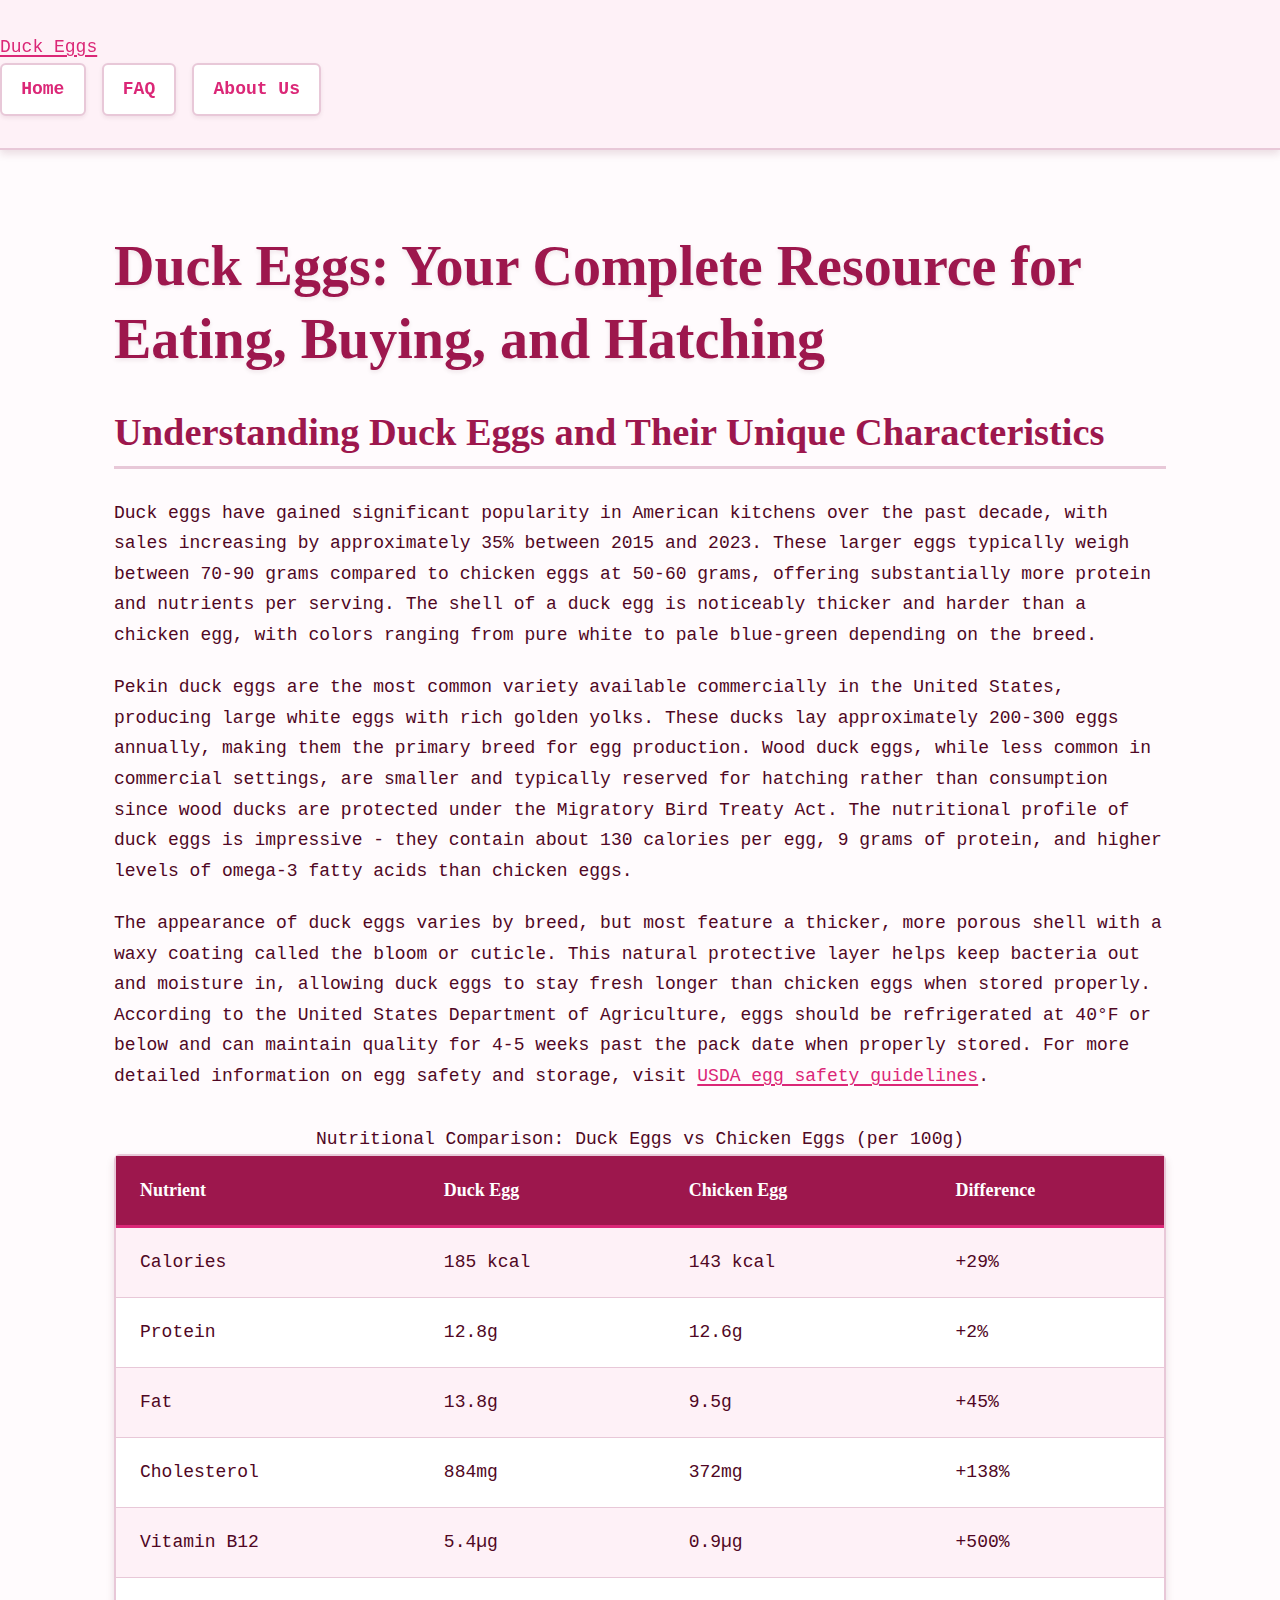
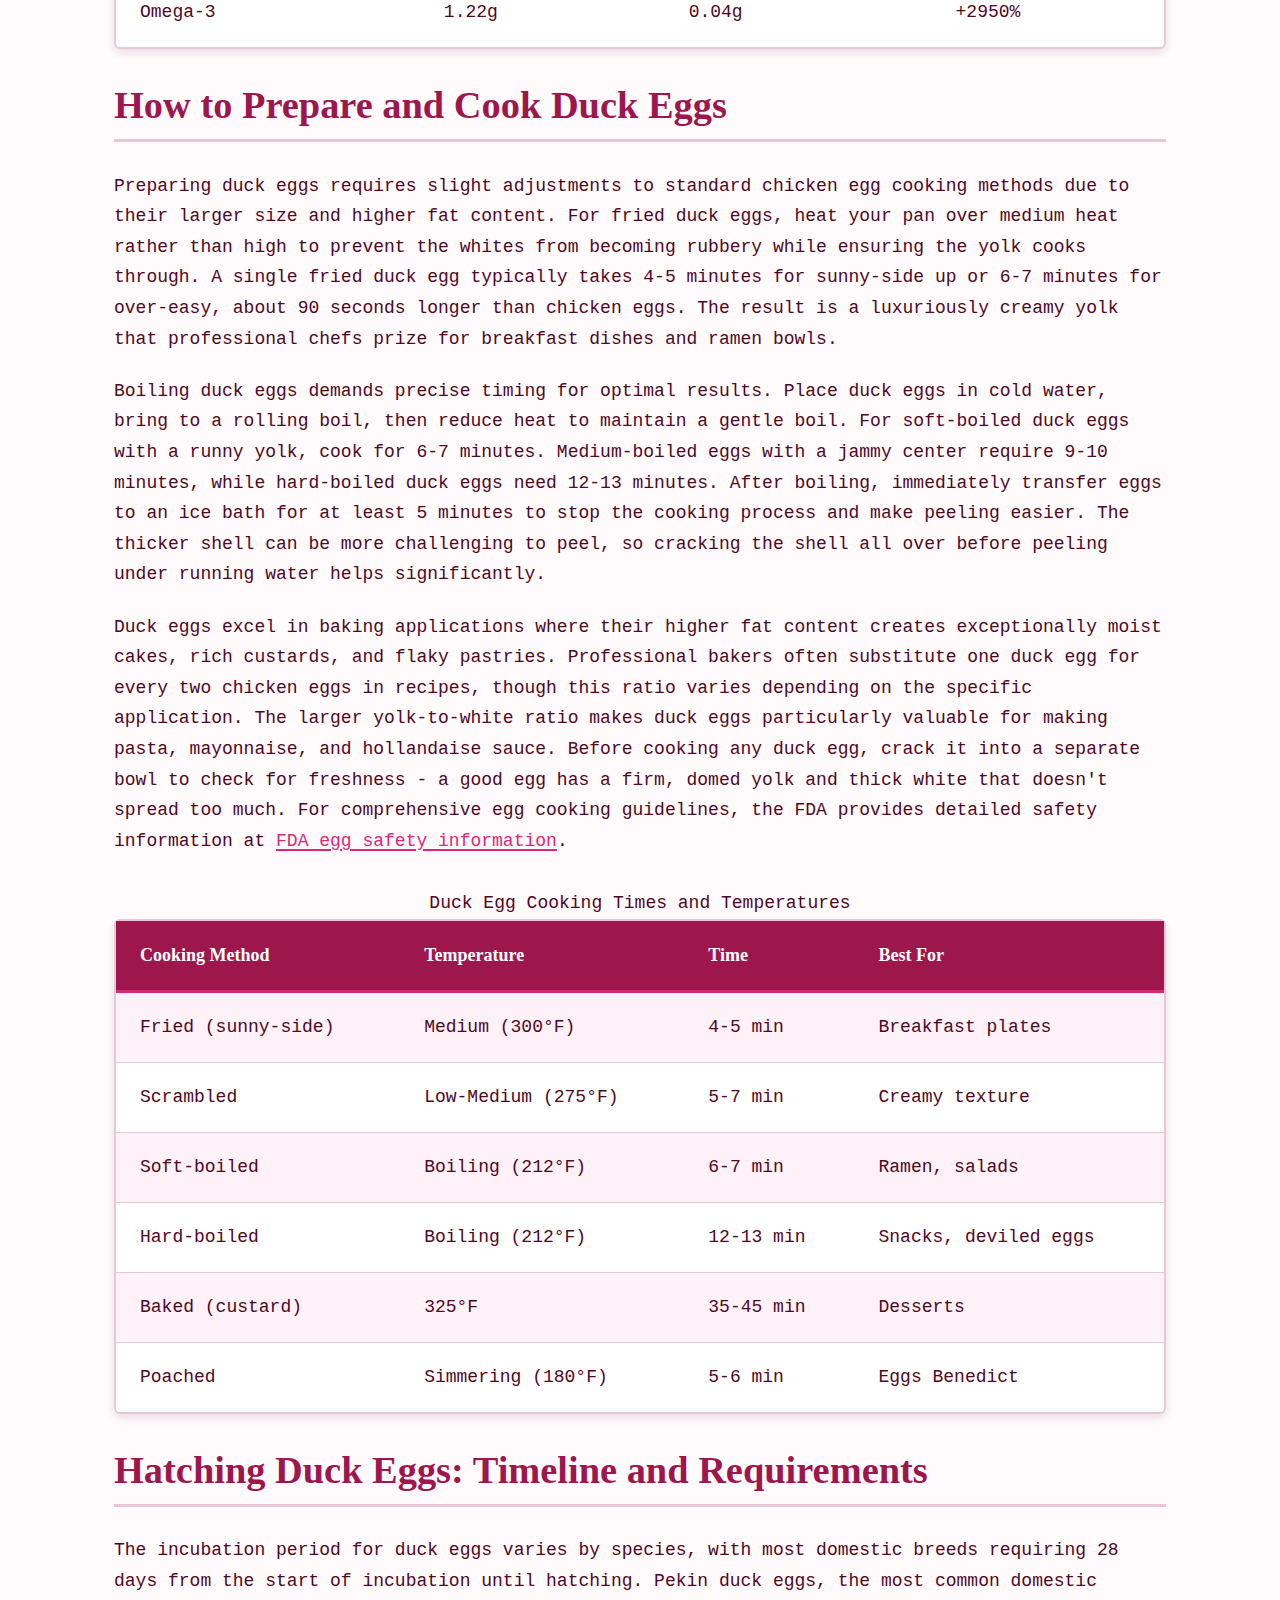
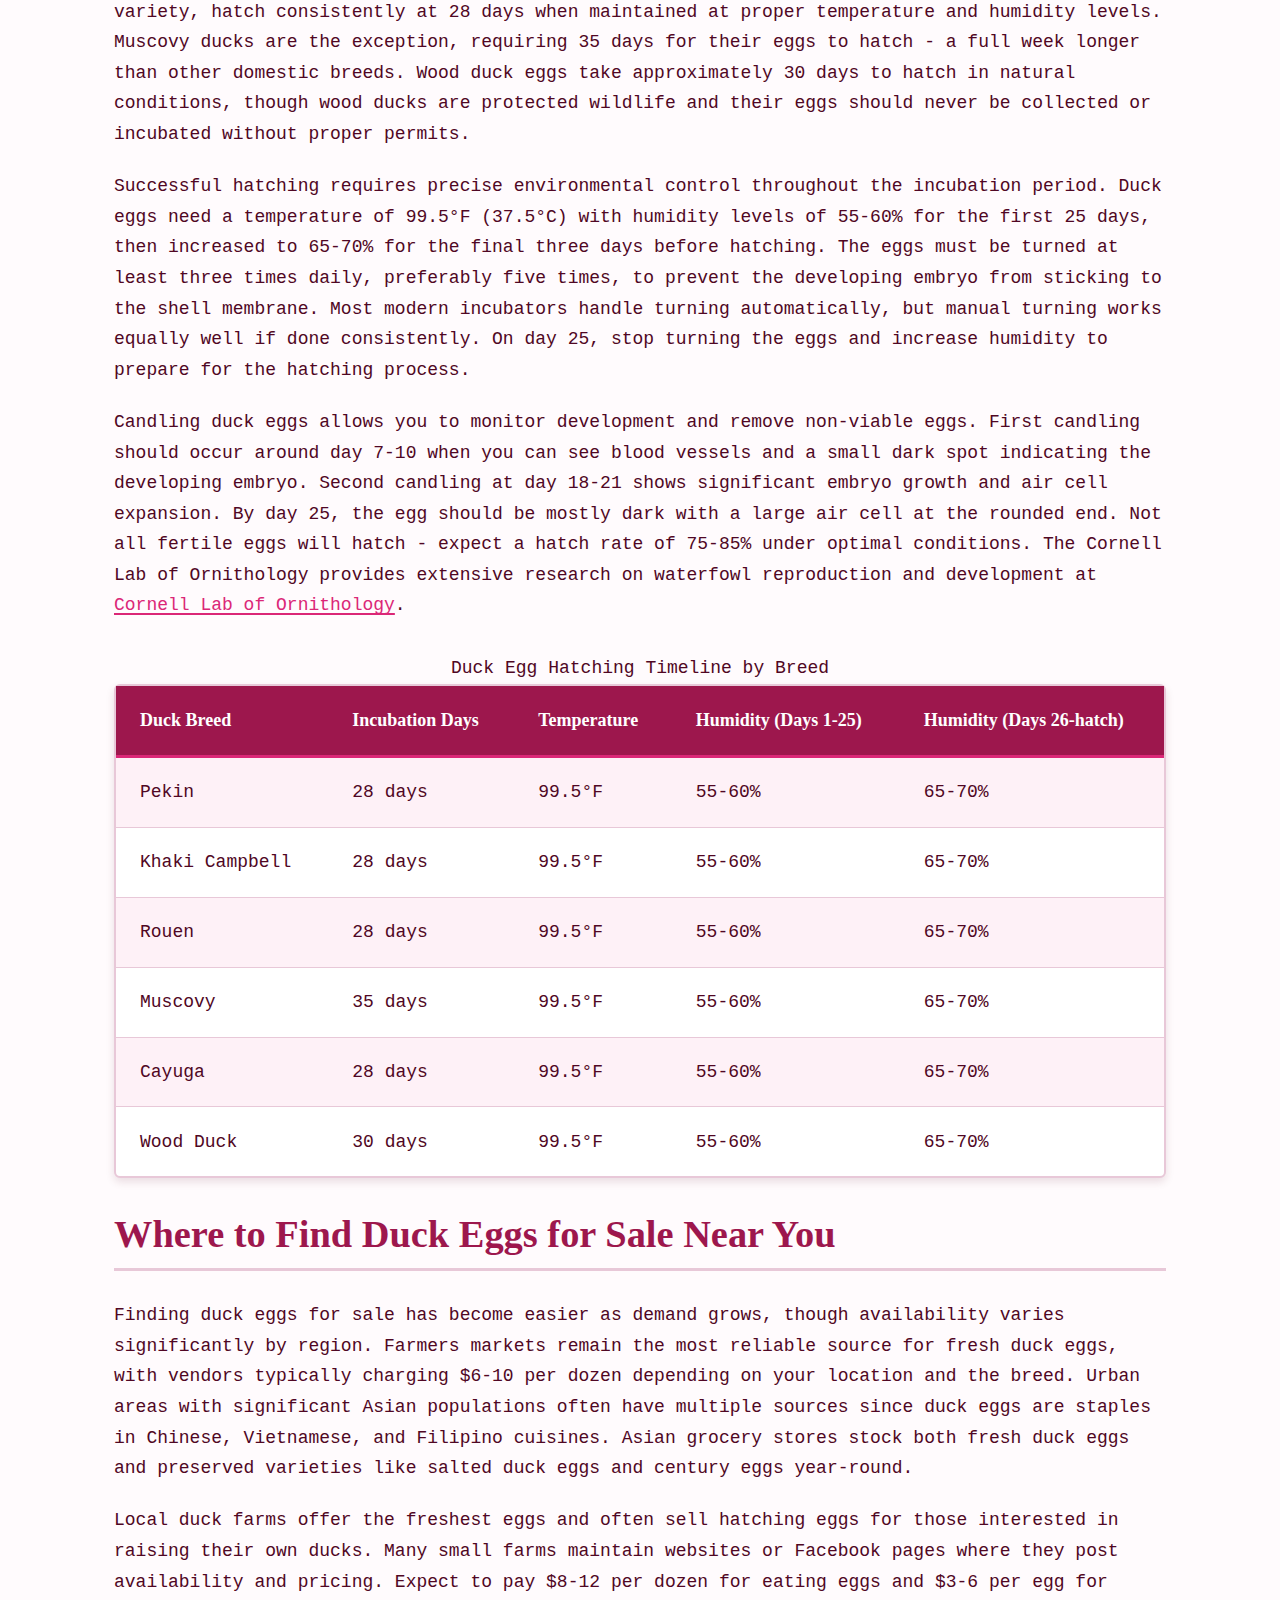
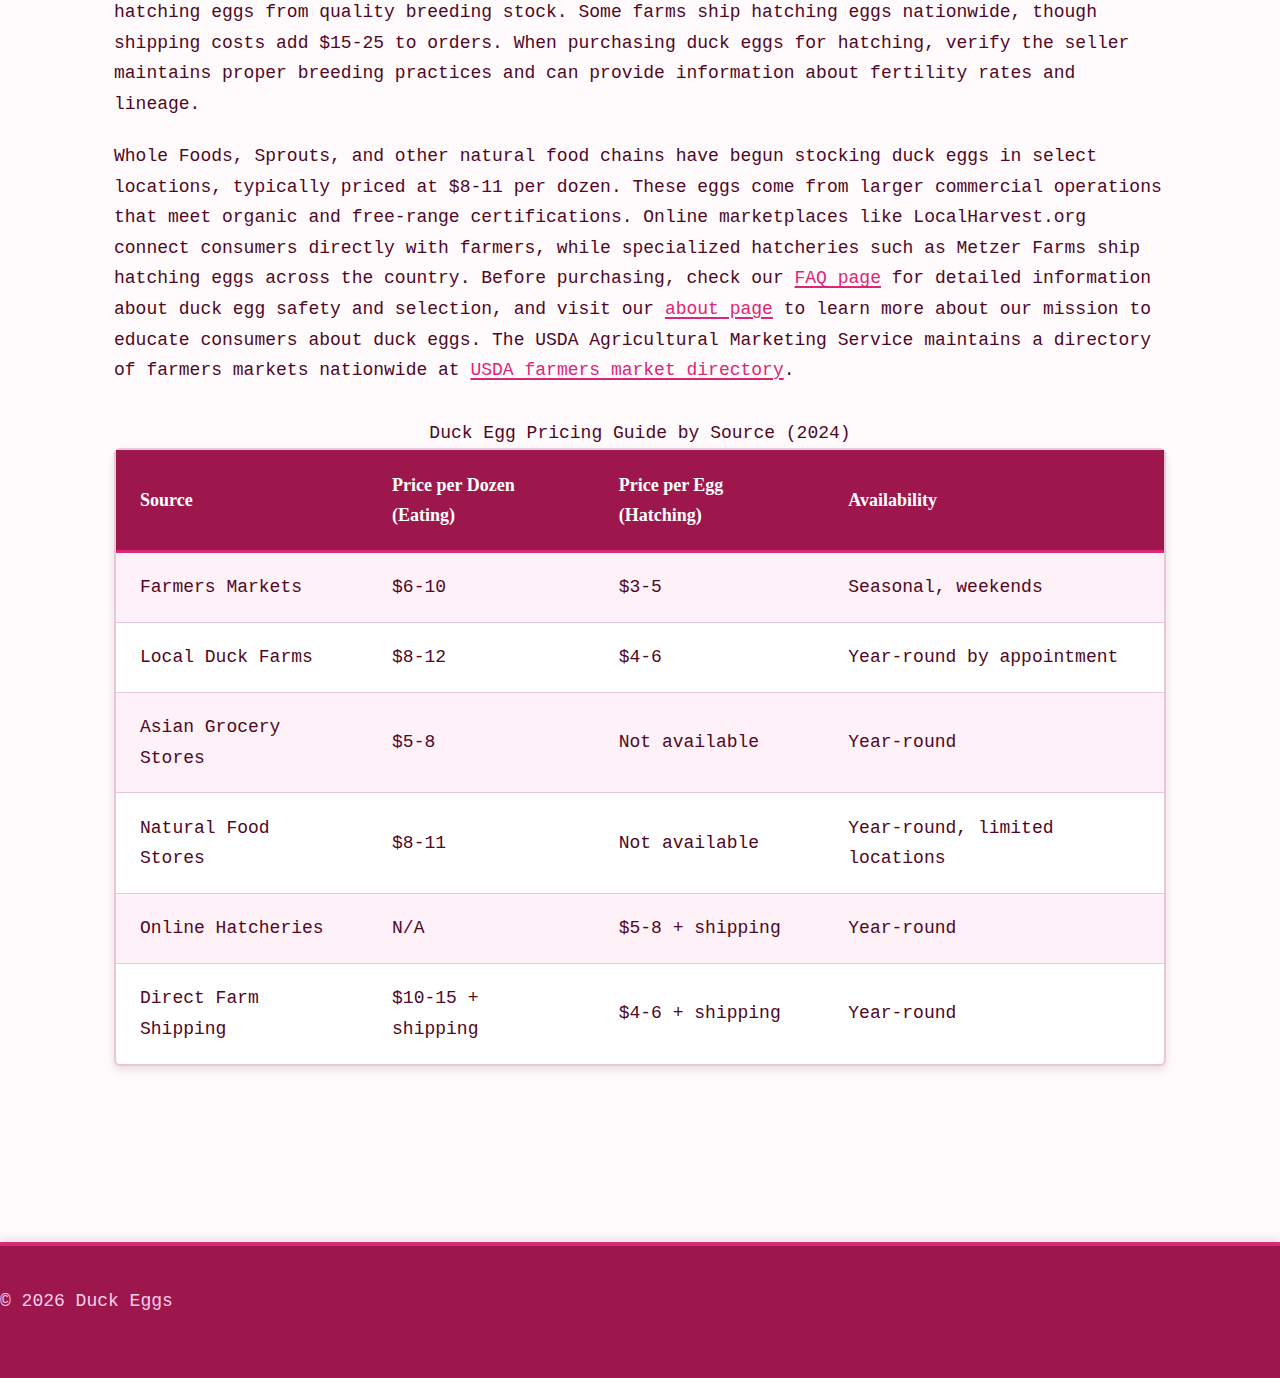
<file: index.html>
<!DOCTYPE html>
<html lang="en-US">
<head><script>if(location.hostname==="duckeggs-xyz.pages.dev"){location.replace("https://duckeggs.xyz"+location.pathname+location.search)}</script>
<meta charset="UTF-8">
<meta name="viewport" content="width=device-width, initial-scale=1.0">
<title>Duck Eggs: Complete Guide to Buying, Cooking & Hatching</title>
<meta name="description" content="Everything about duck eggs - from nutritional benefits and cooking methods to hatching timelines and where to buy. Expert guidance on duck eggs vs chicken eggs.">
<link rel="canonical" href="https://duckeggs.xyz/">
<link rel="stylesheet" href="style.css">
<meta property="og:title" content="Duck Eggs: Complete Guide to Buying, Cooking & Hatching">
<meta property="og:description" content="Everything about duck eggs - from nutritional benefits and cooking methods to hatching timelines and where to buy. Expert guidance on duck eggs vs chicken eggs.">
<meta property="og:url" content="https://duckeggs.xyz/">
<meta property="og:type" content="website">
<script type="application/ld+json">
{
  "@context": "https://schema.org",
  "@type": "Organization",
  "name": "Duck Eggs",
  "url": "https://duckeggs.xyz"
}
</script>
</head>
<body>
<header class="site-header">
<a href="/">Duck Eggs</a>
<nav class="site-nav">
<a href="/" class="active">Home</a>
<a href="/faq">FAQ</a>
<a href="/about-us">About Us</a>
</nav>
</header>
<main class="site-main">
<div class="container">
<h1>Duck Eggs: Your Complete Resource for Eating, Buying, and Hatching</h1>
<section>
<h2>Understanding Duck Eggs and Their Unique Characteristics</h2>
<p>Duck eggs have gained significant popularity in American kitchens over the past decade, with sales increasing by approximately 35% between 2015 and 2023. These larger eggs typically weigh between 70-90 grams compared to chicken eggs at 50-60 grams, offering substantially more protein and nutrients per serving. The shell of a duck egg is noticeably thicker and harder than a chicken egg, with colors ranging from pure white to pale blue-green depending on the breed.</p>
<p>Pekin duck eggs are the most common variety available commercially in the United States, producing large white eggs with rich golden yolks. These ducks lay approximately 200-300 eggs annually, making them the primary breed for egg production. Wood duck eggs, while less common in commercial settings, are smaller and typically reserved for hatching rather than consumption since wood ducks are protected under the Migratory Bird Treaty Act. The nutritional profile of duck eggs is impressive - they contain about 130 calories per egg, 9 grams of protein, and higher levels of omega-3 fatty acids than chicken eggs.</p>
<p>The appearance of duck eggs varies by breed, but most feature a thicker, more porous shell with a waxy coating called the bloom or cuticle. This natural protective layer helps keep bacteria out and moisture in, allowing duck eggs to stay fresh longer than chicken eggs when stored properly. According to the United States Department of Agriculture, eggs should be refrigerated at 40°F or below and can maintain quality for 4-5 weeks past the pack date when properly stored. For more detailed information on egg safety and storage, visit <a href="https://www.fsis.usda.gov/food-safety/safe-food-handling-and-preparation/eggs/shell-eggs-farm-table" rel="noopener noreferrer" target="_blank">USDA egg safety guidelines</a>.</p>
<table>
<caption>Nutritional Comparison: Duck Eggs vs Chicken Eggs (per 100g)</caption>
<thead>
<tr>
<th>Nutrient</th>
<th>Duck Egg</th>
<th>Chicken Egg</th>
<th>Difference</th>
</tr>
</thead>
<tbody>
<tr>
<td>Calories</td>
<td>185 kcal</td>
<td>143 kcal</td>
<td>+29%</td>
</tr>
<tr>
<td>Protein</td>
<td>12.8g</td>
<td>12.6g</td>
<td>+2%</td>
</tr>
<tr>
<td>Fat</td>
<td>13.8g</td>
<td>9.5g</td>
<td>+45%</td>
</tr>
<tr>
<td>Cholesterol</td>
<td>884mg</td>
<td>372mg</td>
<td>+138%</td>
</tr>
<tr>
<td>Vitamin B12</td>
<td>5.4µg</td>
<td>0.9µg</td>
<td>+500%</td>
</tr>
<tr>
<td>Omega-3</td>
<td>1.22g</td>
<td>0.04g</td>
<td>+2950%</td>
</tr>
</tbody>
</table>
</section>
<section>
<h2>How to Prepare and Cook Duck Eggs</h2>
<p>Preparing duck eggs requires slight adjustments to standard chicken egg cooking methods due to their larger size and higher fat content. For fried duck eggs, heat your pan over medium heat rather than high to prevent the whites from becoming rubbery while ensuring the yolk cooks through. A single fried duck egg typically takes 4-5 minutes for sunny-side up or 6-7 minutes for over-easy, about 90 seconds longer than chicken eggs. The result is a luxuriously creamy yolk that professional chefs prize for breakfast dishes and ramen bowls.</p>
<p>Boiling duck eggs demands precise timing for optimal results. Place duck eggs in cold water, bring to a rolling boil, then reduce heat to maintain a gentle boil. For soft-boiled duck eggs with a runny yolk, cook for 6-7 minutes. Medium-boiled eggs with a jammy center require 9-10 minutes, while hard-boiled duck eggs need 12-13 minutes. After boiling, immediately transfer eggs to an ice bath for at least 5 minutes to stop the cooking process and make peeling easier. The thicker shell can be more challenging to peel, so cracking the shell all over before peeling under running water helps significantly.</p>
<p>Duck eggs excel in baking applications where their higher fat content creates exceptionally moist cakes, rich custards, and flaky pastries. Professional bakers often substitute one duck egg for every two chicken eggs in recipes, though this ratio varies depending on the specific application. The larger yolk-to-white ratio makes duck eggs particularly valuable for making pasta, mayonnaise, and hollandaise sauce. Before cooking any duck egg, crack it into a separate bowl to check for freshness - a good egg has a firm, domed yolk and thick white that doesn't spread too much. For comprehensive egg cooking guidelines, the FDA provides detailed safety information at <a href="https://www.fda.gov/food/buy-store-serve-safe-food/what-you-need-know-about-egg-safety" rel="noopener noreferrer" target="_blank">FDA egg safety information</a>.</p>
<table>
<caption>Duck Egg Cooking Times and Temperatures</caption>
<thead>
<tr>
<th>Cooking Method</th>
<th>Temperature</th>
<th>Time</th>
<th>Best For</th>
</tr>
</thead>
<tbody>
<tr>
<td>Fried (sunny-side)</td>
<td>Medium (300°F)</td>
<td>4-5 min</td>
<td>Breakfast plates</td>
</tr>
<tr>
<td>Scrambled</td>
<td>Low-Medium (275°F)</td>
<td>5-7 min</td>
<td>Creamy texture</td>
</tr>
<tr>
<td>Soft-boiled</td>
<td>Boiling (212°F)</td>
<td>6-7 min</td>
<td>Ramen, salads</td>
</tr>
<tr>
<td>Hard-boiled</td>
<td>Boiling (212°F)</td>
<td>12-13 min</td>
<td>Snacks, deviled eggs</td>
</tr>
<tr>
<td>Baked (custard)</td>
<td>325°F</td>
<td>35-45 min</td>
<td>Desserts</td>
</tr>
<tr>
<td>Poached</td>
<td>Simmering (180°F)</td>
<td>5-6 min</td>
<td>Eggs Benedict</td>
</tr>
</tbody>
</table>
</section>
<section>
<h2>Hatching Duck Eggs: Timeline and Requirements</h2>
<p>The incubation period for duck eggs varies by species, with most domestic breeds requiring 28 days from the start of incubation until hatching. Pekin duck eggs, the most common domestic variety, hatch consistently at 28 days when maintained at proper temperature and humidity levels. Muscovy ducks are the exception, requiring 35 days for their eggs to hatch - a full week longer than other domestic breeds. Wood duck eggs take approximately 30 days to hatch in natural conditions, though wood ducks are protected wildlife and their eggs should never be collected or incubated without proper permits.</p>
<p>Successful hatching requires precise environmental control throughout the incubation period. Duck eggs need a temperature of 99.5°F (37.5°C) with humidity levels of 55-60% for the first 25 days, then increased to 65-70% for the final three days before hatching. The eggs must be turned at least three times daily, preferably five times, to prevent the developing embryo from sticking to the shell membrane. Most modern incubators handle turning automatically, but manual turning works equally well if done consistently. On day 25, stop turning the eggs and increase humidity to prepare for the hatching process.</p>
<p>Candling duck eggs allows you to monitor development and remove non-viable eggs. First candling should occur around day 7-10 when you can see blood vessels and a small dark spot indicating the developing embryo. Second candling at day 18-21 shows significant embryo growth and air cell expansion. By day 25, the egg should be mostly dark with a large air cell at the rounded end. Not all fertile eggs will hatch - expect a hatch rate of 75-85% under optimal conditions. The Cornell Lab of Ornithology provides extensive research on waterfowl reproduction and development at <a href="https://www.birds.cornell.edu/home" rel="noopener noreferrer" target="_blank">Cornell Lab of Ornithology</a>.</p>
<table>
<caption>Duck Egg Hatching Timeline by Breed</caption>
<thead>
<tr>
<th>Duck Breed</th>
<th>Incubation Days</th>
<th>Temperature</th>
<th>Humidity (Days 1-25)</th>
<th>Humidity (Days 26-hatch)</th>
</tr>
</thead>
<tbody>
<tr>
<td>Pekin</td>
<td>28 days</td>
<td>99.5°F</td>
<td>55-60%</td>
<td>65-70%</td>
</tr>
<tr>
<td>Khaki Campbell</td>
<td>28 days</td>
<td>99.5°F</td>
<td>55-60%</td>
<td>65-70%</td>
</tr>
<tr>
<td>Rouen</td>
<td>28 days</td>
<td>99.5°F</td>
<td>55-60%</td>
<td>65-70%</td>
</tr>
<tr>
<td>Muscovy</td>
<td>35 days</td>
<td>99.5°F</td>
<td>55-60%</td>
<td>65-70%</td>
</tr>
<tr>
<td>Cayuga</td>
<td>28 days</td>
<td>99.5°F</td>
<td>55-60%</td>
<td>65-70%</td>
</tr>
<tr>
<td>Wood Duck</td>
<td>30 days</td>
<td>99.5°F</td>
<td>55-60%</td>
<td>65-70%</td>
</tr>
</tbody>
</table>
</section>
<section>
<h2>Where to Find Duck Eggs for Sale Near You</h2>
<p>Finding duck eggs for sale has become easier as demand grows, though availability varies significantly by region. Farmers markets remain the most reliable source for fresh duck eggs, with vendors typically charging $6-10 per dozen depending on your location and the breed. Urban areas with significant Asian populations often have multiple sources since duck eggs are staples in Chinese, Vietnamese, and Filipino cuisines. Asian grocery stores stock both fresh duck eggs and preserved varieties like salted duck eggs and century eggs year-round.</p>
<p>Local duck farms offer the freshest eggs and often sell hatching eggs for those interested in raising their own ducks. Many small farms maintain websites or Facebook pages where they post availability and pricing. Expect to pay $8-12 per dozen for eating eggs and $3-6 per egg for hatching eggs from quality breeding stock. Some farms ship hatching eggs nationwide, though shipping costs add $15-25 to orders. When purchasing duck eggs for hatching, verify the seller maintains proper breeding practices and can provide information about fertility rates and lineage.</p>
<p>Whole Foods, Sprouts, and other natural food chains have begun stocking duck eggs in select locations, typically priced at $8-11 per dozen. These eggs come from larger commercial operations that meet organic and free-range certifications. Online marketplaces like LocalHarvest.org connect consumers directly with farmers, while specialized hatcheries such as Metzer Farms ship hatching eggs across the country. Before purchasing, check our <a href="/faq">FAQ page</a> for detailed information about duck egg safety and selection, and visit our <a href="/about-us">about page</a> to learn more about our mission to educate consumers about duck eggs. The USDA Agricultural Marketing Service maintains a directory of farmers markets nationwide at <a href="https://www.ams.usda.gov/local-food-directories/farmersmarkets" rel="noopener noreferrer" target="_blank">USDA farmers market directory</a>.</p>
<table>
<caption>Duck Egg Pricing Guide by Source (2024)</caption>
<thead>
<tr>
<th>Source</th>
<th>Price per Dozen (Eating)</th>
<th>Price per Egg (Hatching)</th>
<th>Availability</th>
</tr>
</thead>
<tbody>
<tr>
<td>Farmers Markets</td>
<td>$6-10</td>
<td>$3-5</td>
<td>Seasonal, weekends</td>
</tr>
<tr>
<td>Local Duck Farms</td>
<td>$8-12</td>
<td>$4-6</td>
<td>Year-round by appointment</td>
</tr>
<tr>
<td>Asian Grocery Stores</td>
<td>$5-8</td>
<td>Not available</td>
<td>Year-round</td>
</tr>
<tr>
<td>Natural Food Stores</td>
<td>$8-11</td>
<td>Not available</td>
<td>Year-round, limited locations</td>
</tr>
<tr>
<td>Online Hatcheries</td>
<td>N/A</td>
<td>$5-8 + shipping</td>
<td>Year-round</td>
</tr>
<tr>
<td>Direct Farm Shipping</td>
<td>$10-15 + shipping</td>
<td>$4-6 + shipping</td>
<td>Year-round</td>
</tr>
</tbody>
</table>
</section>
</div>
</main>
<footer class="site-footer">
<p>&copy; 2026 Duck Eggs</p>
</footer>
</body>
</html>
</file>
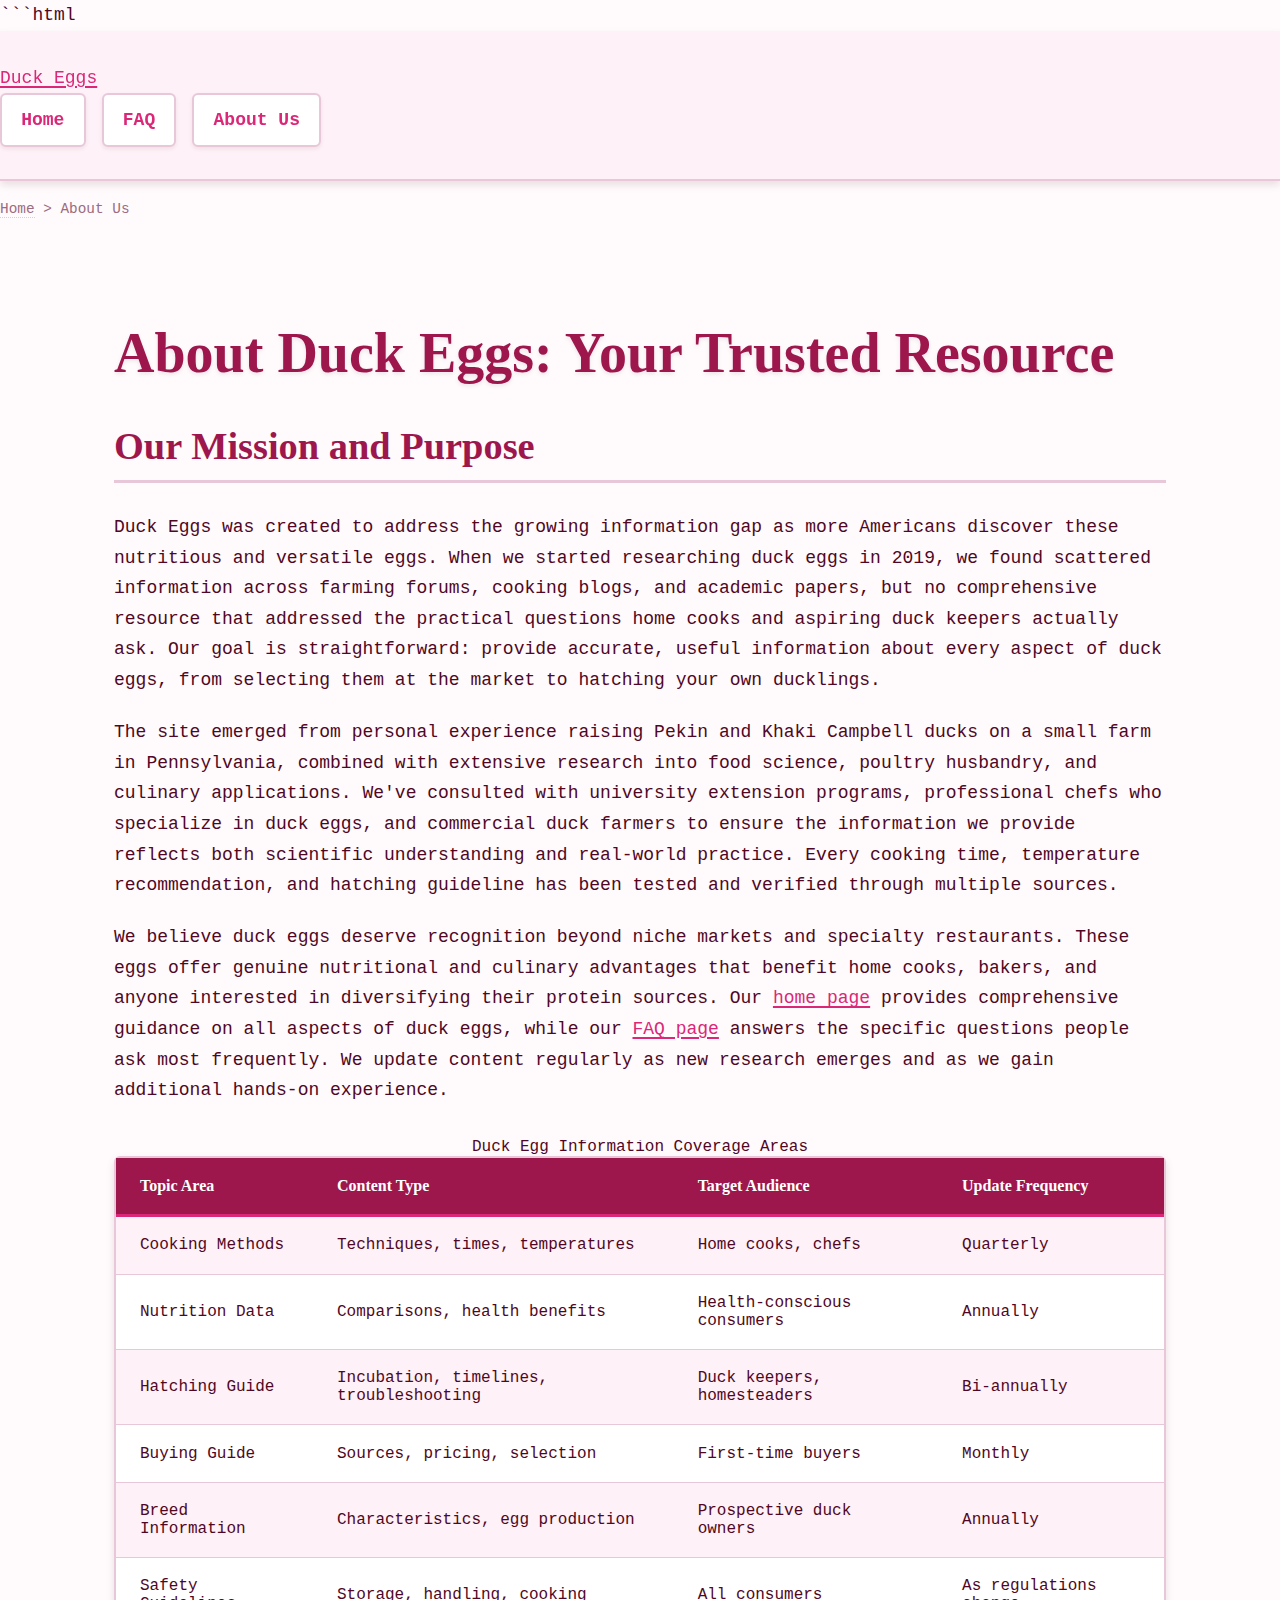
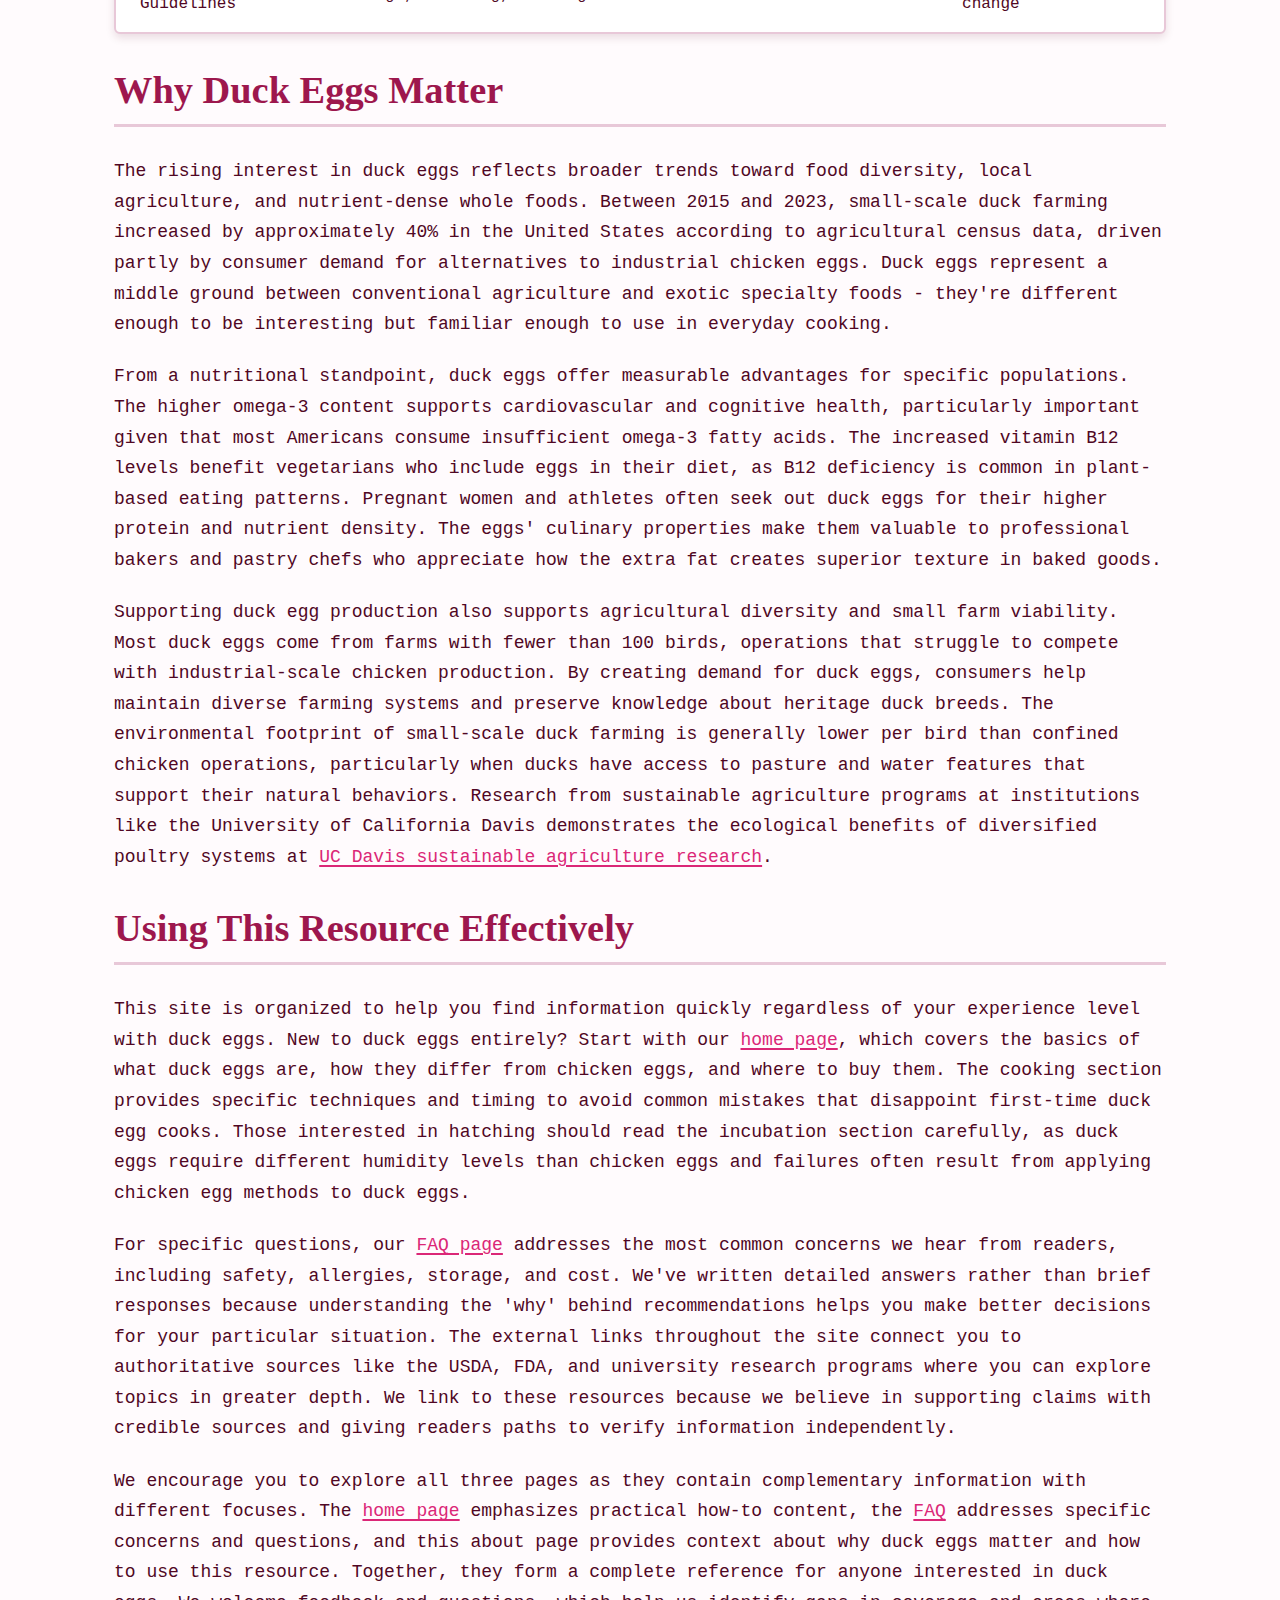
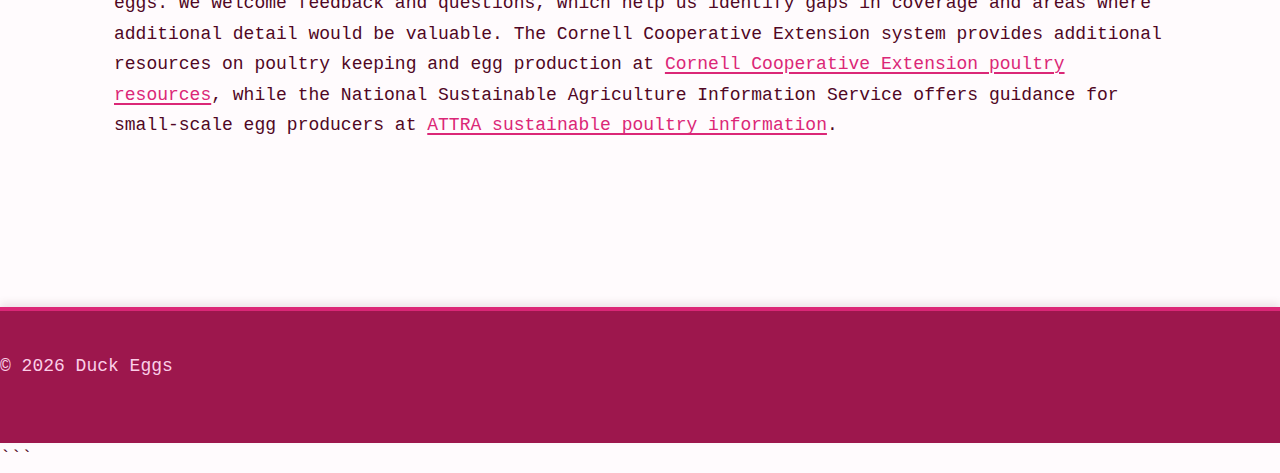
<file: about-us.html>
```html
<!DOCTYPE html>
<html lang="en-US">
<head><script>if(location.hostname==="duckeggs-xyz.pages.dev"){location.replace("https://duckeggs.xyz"+location.pathname+location.search)}</script>
<meta charset="UTF-8">
<meta name="viewport" content="width=device-width, initial-scale=1.0">
<title>About Duck Eggs - Our Mission and Expertise</title>
<meta name="description" content="Learn about Duck Eggs, your trusted resource for information on buying, cooking, and hatching duck eggs. Expert guidance from experienced farmers and chefs.">
<link rel="canonical" href="https://duckeggs.xyz/about-us">
<link rel="stylesheet" href="style.css">
</head>
<body>
<header class="site-header">
<a href="/">Duck Eggs</a>
<nav class="site-nav">
<a href="/">Home</a>
<a href="/faq">FAQ</a>
<a href="/about-us" class="active">About Us</a>
</nav>
</header>

<nav class="breadcrumbs">
<a href="/">Home</a> &gt; About Us
</nav>

<main class="site-main">
<div class="container">
<h1>About Duck Eggs: Your Trusted Resource</h1>

<section>
<h2>Our Mission and Purpose</h2>
<p>Duck Eggs was created to address the growing information gap as more Americans discover these nutritious and versatile eggs. When we started researching duck eggs in 2019, we found scattered information across farming forums, cooking blogs, and academic papers, but no comprehensive resource that addressed the practical questions home cooks and aspiring duck keepers actually ask. Our goal is straightforward: provide accurate, useful information about every aspect of duck eggs, from selecting them at the market to hatching your own ducklings.</p>
<p>The site emerged from personal experience raising Pekin and Khaki Campbell ducks on a small farm in Pennsylvania, combined with extensive research into food science, poultry husbandry, and culinary applications. We've consulted with university extension programs, professional chefs who specialize in duck eggs, and commercial duck farmers to ensure the information we provide reflects both scientific understanding and real-world practice. Every cooking time, temperature recommendation, and hatching guideline has been tested and verified through multiple sources.</p>
<p>We believe duck eggs deserve recognition beyond niche markets and specialty restaurants. These eggs offer genuine nutritional and culinary advantages that benefit home cooks, bakers, and anyone interested in diversifying their protein sources. Our <a href="/">home page</a> provides comprehensive guidance on all aspects of duck eggs, while our <a href="/faq">FAQ page</a> answers the specific questions people ask most frequently. We update content regularly as new research emerges and as we gain additional hands-on experience.</p>

<table>
<caption>Duck Egg Information Coverage Areas</caption>
<thead>
<tr>
<th>Topic Area</th>
<th>Content Type</th>
<th>Target Audience</th>
<th>Update Frequency</th>
</tr>
</thead>
<tbody>
<tr>
<td>Cooking Methods</td>
<td>Techniques, times, temperatures</td>
<td>Home cooks, chefs</td>
<td>Quarterly</td>
</tr>
<tr>
<td>Nutrition Data</td>
<td>Comparisons, health benefits</td>
<td>Health-conscious consumers</td>
<td>Annually</td>
</tr>
<tr>
<td>Hatching Guide</td>
<td>Incubation, timelines, troubleshooting</td>
<td>Duck keepers, homesteaders</td>
<td>Bi-annually</td>
</tr>
<tr>
<td>Buying Guide</td>
<td>Sources, pricing, selection</td>
<td>First-time buyers</td>
<td>Monthly</td>
</tr>
<tr>
<td>Breed Information</td>
<td>Characteristics, egg production</td>
<td>Prospective duck owners</td>
<td>Annually</td>
</tr>
<tr>
<td>Safety Guidelines</td>
<td>Storage, handling, cooking</td>
<td>All consumers</td>
<td>As regulations change</td>
</tr>
</tbody>
</table>
</section>

<section>
<h2>Why Duck Eggs Matter</h2>
<p>The rising interest in duck eggs reflects broader trends toward food diversity, local agriculture, and nutrient-dense whole foods. Between 2015 and 2023, small-scale duck farming increased by approximately 40% in the United States according to agricultural census data, driven partly by consumer demand for alternatives to industrial chicken eggs. Duck eggs represent a middle ground between conventional agriculture and exotic specialty foods - they're different enough to be interesting but familiar enough to use in everyday cooking.</p>
<p>From a nutritional standpoint, duck eggs offer measurable advantages for specific populations. The higher omega-3 content supports cardiovascular and cognitive health, particularly important given that most Americans consume insufficient omega-3 fatty acids. The increased vitamin B12 levels benefit vegetarians who include eggs in their diet, as B12 deficiency is common in plant-based eating patterns. Pregnant women and athletes often seek out duck eggs for their higher protein and nutrient density. The eggs' culinary properties make them valuable to professional bakers and pastry chefs who appreciate how the extra fat creates superior texture in baked goods.</p>
<p>Supporting duck egg production also supports agricultural diversity and small farm viability. Most duck eggs come from farms with fewer than 100 birds, operations that struggle to compete with industrial-scale chicken production. By creating demand for duck eggs, consumers help maintain diverse farming systems and preserve knowledge about heritage duck breeds. The environmental footprint of small-scale duck farming is generally lower per bird than confined chicken operations, particularly when ducks have access to pasture and water features that support their natural behaviors. Research from sustainable agriculture programs at institutions like the University of California Davis demonstrates the ecological benefits of diversified poultry systems at <a href="https://asi.ucdavis.edu/programs/sarep">UC Davis sustainable agriculture research</a>.</p>
</section>

<section>
<h2>Using This Resource Effectively</h2>
<p>This site is organized to help you find information quickly regardless of your experience level with duck eggs. New to duck eggs entirely? Start with our <a href="/">home page</a>, which covers the basics of what duck eggs are, how they differ from chicken eggs, and where to buy them. The cooking section provides specific techniques and timing to avoid common mistakes that disappoint first-time duck egg cooks. Those interested in hatching should read the incubation section carefully, as duck eggs require different humidity levels than chicken eggs and failures often result from applying chicken egg methods to duck eggs.</p>
<p>For specific questions, our <a href="/faq">FAQ page</a> addresses the most common concerns we hear from readers, including safety, allergies, storage, and cost. We've written detailed answers rather than brief responses because understanding the 'why' behind recommendations helps you make better decisions for your particular situation. The external links throughout the site connect you to authoritative sources like the USDA, FDA, and university research programs where you can explore topics in greater depth. We link to these resources because we believe in supporting claims with credible sources and giving readers paths to verify information independently.</p>
<p>We encourage you to explore all three pages as they contain complementary information with different focuses. The <a href="/">home page</a> emphasizes practical how-to content, the <a href="/faq">FAQ</a> addresses specific concerns and questions, and this about page provides context about why duck eggs matter and how to use this resource. Together, they form a complete reference for anyone interested in duck eggs. We welcome feedback and questions, which help us identify gaps in coverage and areas where additional detail would be valuable. The Cornell Cooperative Extension system provides additional resources on poultry keeping and egg production at <a href="https://cce.cornell.edu/agriculture/poultry">Cornell Cooperative Extension poultry resources</a>, while the National Sustainable Agriculture Information Service offers guidance for small-scale egg producers at <a href="https://attra.ncat.org/product/poultry/">ATTRA sustainable poultry information</a>.</p>
</section>
</div>
</main>

<footer class="site-footer">
<p>&copy; 2026 Duck Eggs</p>
</footer>

<script type="application/ld+json">
{
  "@context": "https://schema.org",
  "@type": "AboutPage",
  "name": "About Duck Eggs - Our Mission and Expertise",
  "description": "Learn about Duck Eggs, your trusted resource for information on buying, cooking, and hatching duck eggs. Expert guidance from experienced farmers and chefs.",
  "url": "https://duckeggs.xyz/about-us",
  "mainEntity": {
    "@type": "Organization",
    "name": "Duck Eggs",
    "url": "https://duckeggs.xyz"
  }
}
</script>
</body>
</html>
```
</file>
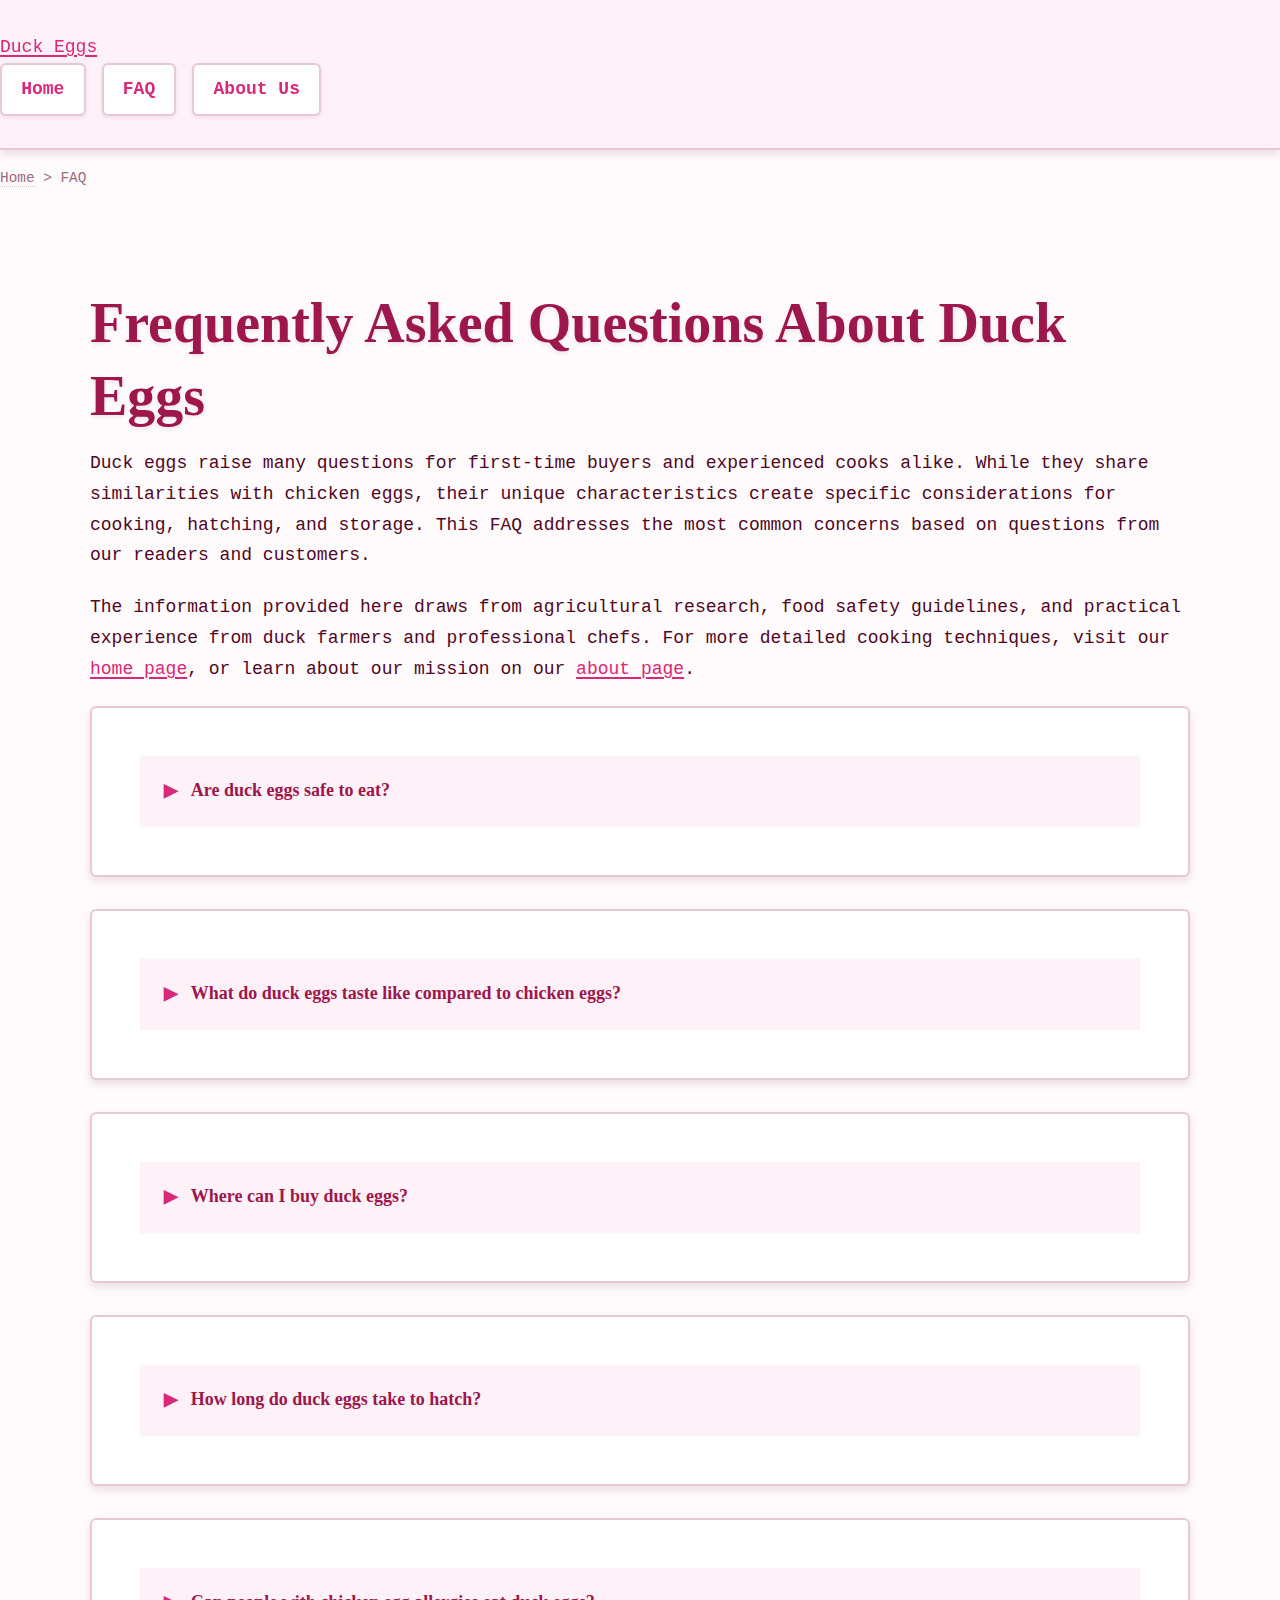
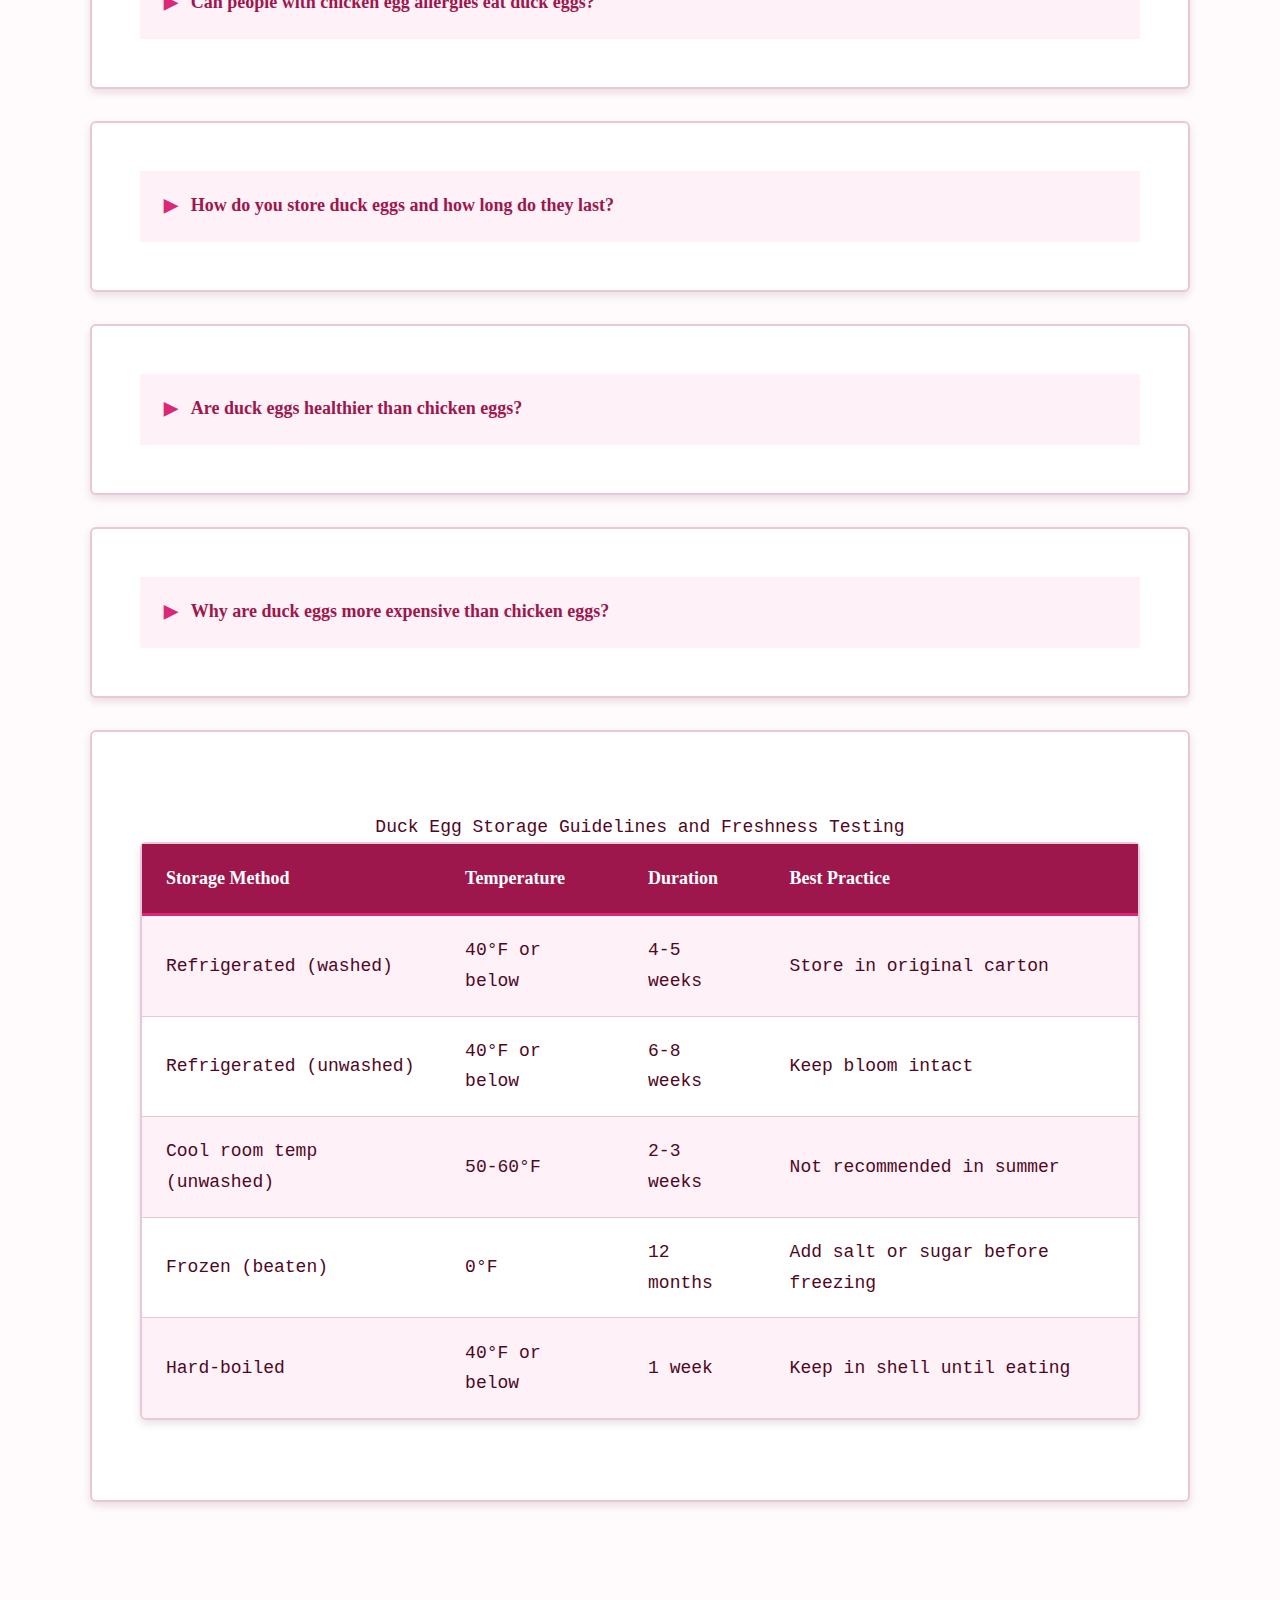
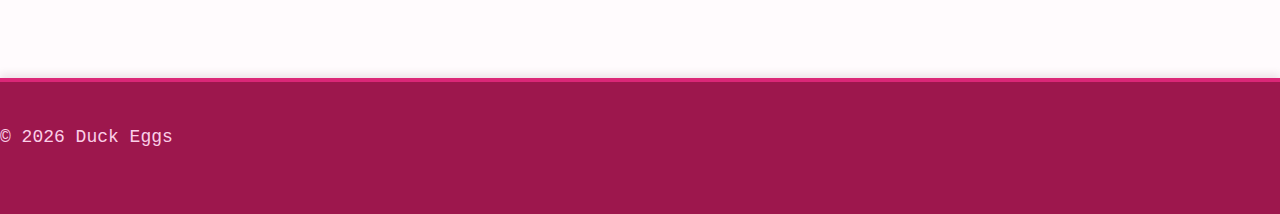
<file: faq.html>
<!DOCTYPE html>
<html lang="en-US">
<head><script>if(location.hostname==="duckeggs-xyz.pages.dev"){location.replace("https://duckeggs.xyz"+location.pathname+location.search)}</script>
<meta charset="UTF-8">
<meta name="viewport" content="width=device-width, initial-scale=1.0">
<title>Duck Eggs FAQ: Your Questions Answered | Duck Eggs</title>
<meta name="description" content="Common questions about duck eggs answered by experts. Learn about safety, taste, cooking methods, hatching, storage, and where to buy duck eggs.">
<link rel="canonical" href="https://duckeggs.xyz/faq">
<link rel="stylesheet" href="style.css">
</head>
<body>
<header class="site-header">
<a href="/">Duck Eggs</a>
<nav class="site-nav">
<a href="/">Home</a>
<a href="/faq" class="active">FAQ</a>
<a href="/about-us">About Us</a>
</nav>
</header>

<nav class="breadcrumbs">
<a href="/">Home</a> &gt; FAQ
</nav>

<main class="site-main container">
<h1>Frequently Asked Questions About Duck Eggs</h1>

<p>Duck eggs raise many questions for first-time buyers and experienced cooks alike. While they share similarities with chicken eggs, their unique characteristics create specific considerations for cooking, hatching, and storage. This FAQ addresses the most common concerns based on questions from our readers and customers.</p>

<p>The information provided here draws from agricultural research, food safety guidelines, and practical experience from duck farmers and professional chefs. For more detailed cooking techniques, visit our <a href="/">home page</a>, or learn about our mission on our <a href="/about-us">about page</a>.</p>

<details class="card">
<summary>Are duck eggs safe to eat?</summary>
<p>Yes, duck eggs are completely safe to eat and are consumed by millions of people worldwide as a nutritious food source. They contain the same basic structure as chicken eggs and should be handled with the same food safety practices. Cook duck eggs thoroughly until both the white and yolk are firm to eliminate any potential salmonella risk, just as you would with chicken eggs. The FDA recommends cooking eggs to an internal temperature of 160°F according to their <a href="https://www.fda.gov/food/buy-store-serve-safe-food/what-you-need-know-about-egg-safety">FDA egg safety recommendations</a>. Duck eggs actually have thicker shells and a stronger protective membrane than chicken eggs, which can provide additional protection against bacterial contamination when properly stored. Always purchase duck eggs from reputable sources, refrigerate them at 40°F or below, and use them within 4-5 weeks for best quality.</p>
</details>

<details class="card">
<summary>What do duck eggs taste like compared to chicken eggs?</summary>
<p>Duck eggs have a noticeably richer, creamier flavor with a more intense taste than chicken eggs due to their higher fat content - about 45% more fat per 100 grams. The yolk is significantly larger, more golden in color, and has a velvety texture that makes them especially popular among chefs and bakers. Many people describe the taste as 'eggier' or more robust, though not fishy or gamey as some assume. The whites are slightly firmer and more gelatinous when cooked. This richness makes duck eggs exceptional for baking, where they create moister cakes and more tender pastries. In savory applications like fried eggs or omelets, the enhanced flavor is noticeable but not overwhelming - most people find them delicious once they adjust to the subtle difference.</p>
</details>

<details class="card">
<summary>Where can I buy duck eggs?</summary>
<p>Duck eggs can be found at farmers markets, which remain the most reliable source with vendors typically present on weekend mornings during growing season. Specialty grocery stores like Whole Foods and Sprouts stock them in select locations, usually in the specialty egg section priced at $8-11 per dozen. Asian markets - particularly Chinese, Vietnamese, and Filipino grocery stores - consistently carry fresh duck eggs year-round at competitive prices of $5-8 per dozen, along with preserved varieties. Health food stores and natural food co-ops increasingly stock duck eggs from local farms. You can also purchase directly from local duck farms by searching online for farms in your area or checking LocalHarvest.org. Find local sources through the <a href="https://www.ams.usda.gov/local-food-directories/farmersmarkets">USDA local food directories</a> that list farmers markets nationwide. For hatching eggs specifically, specialized hatcheries like Metzer Farms, Purely Poultry, and Stromberg's ship nationwide, though you'll pay $15-25 in shipping costs on top of egg prices.</p>
</details>

<details class="card">
<summary>How long do duck eggs take to hatch?</summary>
<p>Most domestic duck breeds require exactly 28 days of incubation for their eggs to hatch, including popular varieties like Pekin, Khaki Campbell, Rouen, and Cayuga ducks. The major exception is Muscovy ducks, which need 35 days - a full week longer than other domestic breeds. Wood ducks, a wild species, take approximately 30 days under natural conditions. These timeframes assume proper incubation conditions: consistent temperature of 99.5°F, humidity of 55-60% for the first 25 days increasing to 65-70% for the final days, and regular turning of the eggs at least three times daily. The hatching process itself takes 24-48 hours once the duckling begins pipping (breaking through the shell). Eggs may hatch a day early or late depending on slight temperature variations, but consistent deviation from the expected timeline usually indicates incubation problems.</p>
</details>

<details class="card">
<summary>Can people with chicken egg allergies eat duck eggs?</summary>
<p>Some people with chicken egg allergies can tolerate duck eggs, but this is highly individual and potentially dangerous to test without medical supervision. The proteins that trigger allergic reactions differ slightly between species, and approximately 30-50% of people with chicken egg allergies show no reaction to duck eggs according to allergy research studies. However, cross-reactivity is common enough that allergists strongly advise against self-testing. The National Institutes of Health provides detailed information about egg allergy mechanisms in their <a href="https://www.nih.gov/news-events/nih-research-matters/understanding-egg-allergy">NIH research on egg allergies</a>. Anyone with a diagnosed egg allergy should only try duck eggs under medical supervision, typically through a controlled food challenge in a clinical setting where emergency treatment is available. The consequences of a severe allergic reaction include anaphylaxis, which can be life-threatening. If you have egg allergies, consult with your allergist before considering duck eggs as an alternative.</p>
</details>

<details class="card">
<summary>How do you store duck eggs and how long do they last?</summary>
<p>Store duck eggs in the refrigerator at 40°F or below, preferably in their original carton on a middle or lower shelf rather than the door where temperature fluctuates. The carton protects eggs from absorbing odors and prevents moisture loss. Properly refrigerated duck eggs maintain quality for 4-5 weeks past the pack date, and often remain safe to eat for 6-8 weeks, though quality gradually declines. Fresh duck eggs from farms without a pack date stay fresh for about 6 weeks when refrigerated promptly. The thick shell and waxy bloom coating on unwashed duck eggs provides extra protection - some people store unwashed eggs at cool room temperature (50-60°F) for 2-3 weeks, though refrigeration is safer. Test older eggs by placing them in water: fresh eggs sink and lay flat, older but still good eggs sink but stand upright, and bad eggs float and should be discarded.</p>
</details>

<details class="card">
<summary>Are duck eggs healthier than chicken eggs?</summary>
<p>Duck eggs contain more of most nutrients than chicken eggs due to their larger size, but whether they're 'healthier' depends on your dietary needs. They provide approximately 30% more calories, 45% more fat, and 500% more vitamin B12 per 100 grams. Duck eggs contain significantly higher levels of omega-3 fatty acids (1.22g vs 0.04g per 100g), which support heart and brain health. They also provide more folate, iron, and vitamin A. However, duck eggs contain substantially more cholesterol - 884mg versus 372mg per 100g - which matters for people monitoring cholesterol intake. The higher protein content (12.8g vs 12.6g) is marginal. For athletes, pregnant women, and people needing nutrient-dense foods, duck eggs offer advantages. For those managing cholesterol or watching calorie intake, chicken eggs might be preferable. Both are nutritious whole foods that fit into healthy diets when consumed in moderation.</p>
</details>

<details class="card">
<summary>Why are duck eggs more expensive than chicken eggs?</summary>
<p>Duck eggs cost more - typically $6-12 per dozen versus $3-6 for chicken eggs - due to several production factors. Ducks lay fewer eggs than chickens, producing 200-300 eggs annually compared to 250-320 for high-production chicken breeds, reducing supply. Ducks require more space, water features, and specialized housing, increasing infrastructure costs. They consume more feed per egg produced since they're larger birds with higher metabolic needs. Duck farming operations are smaller-scale with less automation than industrial chicken operations, meaning higher labor costs per egg. Market demand remains niche compared to chicken eggs, preventing economies of scale. Transportation and distribution costs are higher because fewer retailers stock them. Additionally, many duck eggs come from small farms practicing pasture-raised or organic methods, which command premium pricing. The specialty market positioning also allows farmers to charge more for a product perceived as gourmet or artisanal.</p>
</details>

<div class="card">
<table>
<caption>Duck Egg Storage Guidelines and Freshness Testing</caption>
<thead>
<tr>
<th>Storage Method</th>
<th>Temperature</th>
<th>Duration</th>
<th>Best Practice</th>
</tr>
</thead>
<tbody>
<tr>
<td>Refrigerated (washed)</td>
<td>40°F or below</td>
<td>4-5 weeks</td>
<td>Store in original carton</td>
</tr>
<tr>
<td>Refrigerated (unwashed)</td>
<td>40°F or below</td>
<td>6-8 weeks</td>
<td>Keep bloom intact</td>
</tr>
<tr>
<td>Cool room temp (unwashed)</td>
<td>50-60°F</td>
<td>2-3 weeks</td>
<td>Not recommended in summer</td>
</tr>
<tr>
<td>Frozen (beaten)</td>
<td>0°F</td>
<td>12 months</td>
<td>Add salt or sugar before freezing</td>
</tr>
<tr>
<td>Hard-boiled</td>
<td>40°F or below</td>
<td>1 week</td>
<td>Keep in shell until eating</td>
</tr>
</tbody>
</table>
</div>

</main>

<footer class="site-footer">
<p>&copy; 2026 Duck Eggs</p>
</footer>

<script type="application/ld+json">
{
  "@context": "https://schema.org",
  "@type": "FAQPage",
  "mainEntity": [
    {
      "@type": "Question",
      "name": "Are duck eggs safe to eat?",
      "acceptedAnswer": {
        "@type": "Answer",
        "text": "Yes, duck eggs are completely safe to eat and are consumed by millions of people worldwide as a nutritious food source. They contain the same basic structure as chicken eggs and should be handled with the same food safety practices. Cook duck eggs thoroughly until both the white and yolk are firm to eliminate any potential salmonella risk, just as you would with chicken eggs. The FDA recommends cooking eggs to an internal temperature of 160°F. Duck eggs actually have thicker shells and a stronger protective membrane than chicken eggs, which can provide additional protection against bacterial contamination when properly stored. Always purchase duck eggs from reputable sources, refrigerate them at 40°F or below, and use them within 4-5 weeks for best quality."
      }
    },
    {
      "@type": "Question",
      "name": "What do duck eggs taste like compared to chicken eggs?",
      "acceptedAnswer": {
        "@type": "Answer",
        "text": "Duck eggs have a noticeably richer, creamier flavor with a more intense taste than chicken eggs due to their higher fat content - about 45% more fat per 100 grams. The yolk is significantly larger, more golden in color, and has a velvety texture that makes them especially popular among chefs and bakers. Many people describe the taste as 'eggier' or more robust, though not fishy or gamey as some assume. The whites are slightly firmer and more gelatinous when cooked. This richness makes duck eggs exceptional for baking, where they create moister cakes and more tender pastries. In savory applications like fried eggs or omelets, the enhanced flavor is noticeable but not overwhelming - most people find them delicious once they adjust to the subtle difference."
      }
    },
    {
      "@type": "Question",
      "name": "Where can I buy duck eggs?",
      "acceptedAnswer": {
        "@type": "Answer",
        "text": "Duck eggs can be found at farmers markets, which remain the most reliable source with vendors typically present on weekend mornings during growing season. Specialty grocery stores like Whole Foods and Sprouts stock them in select locations, usually in the specialty egg section priced at $8-11 per dozen. Asian markets - particularly Chinese, Vietnamese, and Filipino grocery stores - consistently carry fresh duck eggs year-round at competitive prices of $5-8 per dozen, along with preserved varieties. Health food stores and natural food co-ops increasingly stock duck eggs from local farms. You can also purchase directly from local duck farms by searching online for farms in your area or checking LocalHarvest.org. For hatching eggs specifically, specialized hatcheries like Metzer Farms, Purely Poultry, and Stromberg's ship nationwide, though you'll pay $15-25 in shipping costs on top of egg prices."
      }
    },
    {
      "@type": "Question",
      "name": "How long do duck eggs take to hatch?",
      "acceptedAnswer": {
        "@type": "Answer",
        "text": "Most domestic duck breeds require exactly 28 days of incubation for their eggs to hatch, including popular varieties like Pekin, Khaki Campbell, Rouen, and Cayuga ducks. The major exception is Muscovy ducks, which need 35 days - a full week longer than other domestic breeds. Wood ducks, a wild species, take approximately 30 days under natural conditions. These timeframes assume proper incubation conditions: consistent temperature of 99.5°F, humidity of 55-60% for the first 25 days increasing to 65-70% for the final days, and regular turning of the eggs at least three times daily. The hatching process itself takes 24-48 hours once the duckling begins pipping (breaking through the shell). Eggs may hatch a day early or late depending on slight temperature variations, but consistent deviation from the expected timeline usually indicates incubation problems."
      }
    },
    {
      "@type": "Question",
      "name": "Can people with chicken egg allergies eat duck eggs?",
      "acceptedAnswer": {
        "@type": "Answer",
        "text": "Some people with chicken egg allergies can tolerate duck eggs, but this is highly individual and potentially dangerous to test without medical supervision. The proteins that trigger allergic reactions differ slightly between species, and approximately 30-50% of people with chicken egg allergies show no reaction to duck eggs according to allergy research studies. However, cross-reactivity is common enough that allergists strongly advise against self-testing. Anyone with a diagnosed egg allergy should only try duck eggs under medical supervision, typically through a controlled food challenge in a clinical setting where emergency treatment is available. The consequences of a severe allergic reaction include anaphylaxis, which can be life-threatening. If you have egg allergies, consult with your allergist before considering duck eggs as an alternative."
      }
    },
    {
      "@type": "Question",
      "name": "How do you store duck eggs and how long do they last?",
      "acceptedAnswer": {
        "@type": "Answer",
        "text": "Store duck eggs in the refrigerator at 40°F or below, preferably in their original carton on a middle or lower shelf rather than the door where temperature fluctuates. The carton protects eggs from absorbing odors and prevents moisture loss. Properly refrigerated duck eggs maintain quality for 4-5 weeks past the pack date, and often remain safe to eat for 6-8 weeks, though quality gradually declines. Fresh duck eggs from farms without a pack date stay fresh for about 6 weeks when refrigerated promptly. The thick shell and waxy bloom coating on unwashed duck eggs provides extra protection - some people store unwashed eggs at cool room temperature (50-60°F) for 2-3 weeks, though refrigeration is safer. Test older eggs by placing them in water: fresh eggs sink and lay flat, older but still good eggs sink but stand upright, and bad eggs float and should be discarded."
      }
    },
    {
      "@type": "Question",
      "name": "Are duck eggs healthier than chicken eggs?",
      "acceptedAnswer": {
        "@type": "Answer",
        "text": "Duck eggs contain more of most nutrients than chicken eggs due to their larger size, but whether they're 'healthier' depends on your dietary needs. They provide approximately 30% more calories, 45% more fat, and 500% more vitamin B12 per 100 grams. Duck eggs contain significantly higher levels of omega-3 fatty acids (1.22g vs 0.04g per 100g), which support heart and brain health. They also provide more folate, iron, and vitamin A. However, duck eggs contain substantially more cholesterol - 884mg versus 372mg per 100g - which matters for people monitoring cholesterol intake. The higher protein content (12.8g vs 12.6g) is marginal. For athletes, pregnant women, and people needing nutrient-dense foods, duck eggs offer advantages. For those managing cholesterol or watching calorie intake, chicken eggs might be preferable. Both are nutritious whole foods that fit into healthy diets when consumed in moderation."
      }
    },
    {
      "@type": "Question",
      "name": "Why are duck eggs more expensive than chicken eggs?",
      "acceptedAnswer": {
        "@type": "Answer",
        "text": "Duck eggs cost more - typically $6-12 per dozen versus $3-6 for chicken eggs - due to several production factors. Ducks lay fewer eggs than chickens, producing 200-300 eggs annually compared to 250-320 for high-production chicken breeds, reducing supply. Ducks require more space, water features, and specialized housing, increasing infrastructure costs. They consume more feed per egg produced since they're larger birds with higher metabolic needs. Duck farming operations are smaller-scale with less automation than industrial chicken operations, meaning higher labor costs per egg. Market demand remains niche compared to chicken eggs, preventing economies of scale. Transportation and distribution costs are higher because fewer retailers stock them. Additionally, many duck eggs come from small farms practicing pasture-raised or organic methods, which command premium pricing. The specialty market positioning also allows farmers to charge more for a product perceived as gourmet or artisanal."
      }
    }
  ]
}
</script>

</body>
</html>
</file>
<file: style.css>
* {
  box-sizing: border-box;
  margin: 0;
  padding: 0;
}

:root {
  --color-primary: #db2777;
  --color-secondary: #9d174d;
  --color-accent: #fbcfe8;
  --color-bg: #fffbfd;
  --color-surface: #fef1f7;
  --color-text: #500724;
  --color-text-muted: #9b6b80;
  --color-border: #e8c8d8;
  --font-main: 'Courier New', 'Lucida Console', Monaco, monospace;
  --max-width: 1100px;
  --radius: 6px;
  --shadow-sm: 0 2px 4px rgba(80, 7, 36, 0.08);
  --shadow-md: 0 4px 8px rgba(80, 7, 36, 0.12);
  --shadow-lg: 0 8px 16px rgba(80, 7, 36, 0.16);
  --shadow-xl: 0 12px 24px rgba(80, 7, 36, 0.2);
}

body {
  font-family: var(--font-main);
  font-size: 16px;
  line-height: 1.7;
  color: var(--color-text);
  background-color: var(--color-bg);
  min-height: 100vh;
  display: flex;
  flex-direction: column;
}

h1, h2, h3, h4, h5, h6 {
  font-family: Georgia, 'Times New Roman', Times, serif;
  line-height: 1.3;
  font-weight: 700;
  margin-bottom: 0.75em;
  color: var(--color-secondary);
}

h1 {
  font-size: 2.5rem;
  margin-bottom: 1rem;
  text-shadow: 0 2px 4px rgba(80, 7, 36, 0.1);
}

h2 {
  font-size: 2rem;
  border-bottom: 3px solid var(--color-border);
  padding-bottom: 0.5rem;
  margin-top: 2rem;
}

h3 {
  font-size: 1.6rem;
  color: var(--color-primary);
}

h4 {
  font-size: 1.3rem;
}

h5 {
  font-size: 1.1rem;
}

h6 {
  font-size: 1rem;
}

p {
  margin-bottom: 1.2em;
}

a {
  color: var(--color-primary);
  text-decoration: underline;
  text-decoration-thickness: 2px;
  text-underline-offset: 3px;
  transition: color 0.2s ease, background-color 0.2s ease, box-shadow 0.2s ease;
}

a:hover {
  color: var(--color-secondary);
  background-color: var(--color-accent);
}

a:focus-visible {
  outline: 3px solid var(--color-primary);
  outline-offset: 2px;
  border-radius: 2px;
}

strong {
  font-weight: 700;
  color: var(--color-secondary);
}

em {
  font-style: italic;
}

blockquote {
  margin: 2rem 0;
  padding: 1.5rem 1.5rem 1.5rem 2rem;
  background-color: var(--color-surface);
  border-left: 5px solid var(--color-primary);
  box-shadow: var(--shadow-md);
  border-radius: var(--radius);
  position: relative;
}

blockquote::before {
  content: '';
  position: absolute;
  top: 0;
  left: 0;
  right: 0;
  height: 3px;
  background: linear-gradient(to right, var(--color-primary), var(--color-accent));
}

blockquote p:last-child {
  margin-bottom: 0;
}

::selection {
  background-color: var(--color-primary);
  color: white;
}

.container {
  max-width: var(--max-width);
  margin: 0 auto;
  padding: 0 1.5rem;
  width: 100%;
}

.site-header {
  background-color: var(--color-surface);
  border-bottom: 2px solid var(--color-border);
  padding: 1.5rem 0;
  box-shadow: var(--shadow-md);
  position: sticky;
  top: 0;
  z-index: 100;
}

.site-header .container {
  display: flex;
  flex-direction: column;
  gap: 1rem;
}

.site-header h1 {
  margin: 0;
  font-size: 2rem;
  color: var(--color-primary);
  text-shadow: 2px 2px 0 var(--color-accent);
}

.site-nav {
  display: flex;
  flex-wrap: wrap;
  gap: 0.5rem;
  list-style: none;
}

.site-nav li {
  margin: 0;
}

.site-nav a {
  display: block;
  padding: 0.6rem 1.2rem;
  background-color: white;
  border: 2px solid var(--color-border);
  border-radius: var(--radius);
  text-decoration: none;
  font-weight: 600;
  transition: background-color 0.2s ease, border-color 0.2s ease, box-shadow 0.2s ease;
  box-shadow: var(--shadow-sm);
}

.site-nav a:hover {
  background-color: var(--color-primary);
  color: white;
  border-color: var(--color-secondary);
  box-shadow: var(--shadow-md);
  transform: translateY(-2px);
}

.site-nav a:focus-visible {
  outline: 3px solid var(--color-secondary);
  outline-offset: 2px;
}

.breadcrumbs {
  padding: 1rem 0;
  font-size: 0.9rem;
  color: var(--color-text-muted);
}

.breadcrumbs a {
  color: var(--color-text-muted);
  text-decoration: none;
  border-bottom: 1px dotted var(--color-border);
}

.breadcrumbs a:hover {
  color: var(--color-primary);
  border-bottom-color: var(--color-primary);
  background-color: transparent;
}

.site-main {
  flex: 1;
  padding: 3rem 0;
}

.site-footer {
  background-color: var(--color-secondary);
  color: var(--color-accent);
  padding: 2.5rem 0;
  margin-top: 4rem;
  border-top: 4px solid var(--color-primary);
  box-shadow: 0 -4px 8px rgba(80, 7, 36, 0.1);
}

.site-footer a {
  color: var(--color-accent);
  text-decoration-color: var(--color-accent);
}

.site-footer a:hover {
  color: white;
  background-color: var(--color-primary);
}

.card {
  background-color: white;
  border: 2px solid var(--color-border);
  border-radius: var(--radius);
  padding: 2rem;
  margin-bottom: 2rem;
  box-shadow: var(--shadow-md);
  position: relative;
  transition: box-shadow 0.2s ease, transform 0.2s ease;
}

.card::before {
  content: '';
  position: absolute;
  top: -4px;
  left: -4px;
  right: -4px;
  bottom: -4px;
  background: linear-gradient(135deg, var(--color-primary), var(--color-secondary));
  border-radius: var(--radius);
  z-index: -1;
  opacity: 0;
  transition: opacity 0.2s ease;
}

.card:hover {
  box-shadow: var(--shadow-xl);
  transform: translateY(-4px);
}

.card:hover::before {
  opacity: 0.15;
}

.card h2:first-child,
.card h3:first-child {
  margin-top: 0;
}

table {
  width: 100%;
  border-collapse: separate;
  border-spacing: 0;
  margin: 2rem 0;
  background-color: white;
  border: 2px solid var(--color-border);
  border-radius: var(--radius);
  overflow: hidden;
  box-shadow: var(--shadow-md);
}

table thead {
  background-color: var(--color-secondary);
  color: white;
}

table th {
  padding: 1rem;
  text-align: left;
  font-weight: 700;
  border-bottom: 3px solid var(--color-primary);
  font-family: Georgia, 'Times New Roman', Times, serif;
}

table td {
  padding: 0.9rem 1rem;
  border-bottom: 1px solid var(--color-border);
}

table tbody tr {
  transition: background-color 0.2s ease;
}

table tbody tr:nth-child(odd) {
  background-color: var(--color-surface);
}

table tbody tr:hover {
  background-color: var(--color-accent);
  box-shadow: inset 0 0 0 2px var(--color-primary);
}

table tbody tr:last-child td {
  border-bottom: none;
}

details {
  background-color: white;
  border: 2px solid var(--color-border);
  border-radius: var(--radius);
  margin-bottom: 1rem;
  box-shadow: var(--shadow-sm);
  overflow: hidden;
}

summary {
  padding: 1.2rem 1.5rem;
  cursor: pointer;
  font-weight: 700;
  color: var(--color-secondary);
  background-color: var(--color-surface);
  border-bottom: 2px solid transparent;
  transition: background-color 0.2s ease, border-color 0.2s ease;
  font-family: Georgia, 'Times New Roman', Times, serif;
  list-style: none;
  position: relative;
}

summary::-webkit-details-marker {
  display: none;
}

summary::before {
  content: '▶';
  display: inline-block;
  margin-right: 0.8rem;
  transition: transform 0.2s ease;
  color: var(--color-primary);
}

details[open] summary::before {
  transform: rotate(90deg);
}

summary:hover {
  background-color: var(--color-accent);
  border-bottom-color: var(--color-primary);
}

summary:focus-visible {
  outline: 3px solid var(--color-primary);
  outline-offset: -3px;
}

details[open] summary {
  border-bottom-color: var(--color-border);
  box-shadow: inset 0 -2px 0 var(--color-primary);
}

details div {
  padding: 1.5rem;
  animation: slideDown 0.2s ease;
}

@keyframes slideDown {
  from {
    opacity: 0;
    transform: translateY(-10px);
  }
  to {
    opacity: 1;
    transform: translateY(0);
  }
}

ul, ol {
  margin: 1rem 0 1.5rem 2rem;
}

li {
  margin-bottom: 0.5rem;
}

ul li::marker {
  color: var(--color-primary);
}

ol li::marker {
  color: var(--color-primary);
  font-weight: 700;
}

code {
  background-color: var(--color-surface);
  padding: 0.2rem 0.5rem;
  border-radius: 3px;
  font-family: var(--font-main);
  border: 1px solid var(--color-border);
  color: var(--color-secondary);
}

pre {
  background-color: var(--color-surface);
  padding: 1.5rem;
  border-radius: var(--radius);
  overflow-x: auto;
  border: 2px solid var(--color-border);
  box-shadow: var(--shadow-sm);
  margin: 1.5rem 0;
}

pre code {
  background: none;
  padding: 0;
  border: none;
}

hr {
  border: none;
  height: 2px;
  background: linear-gradient(to right, var(--color-primary), var(--color-accent), var(--color-primary));
  margin: 3rem 0;
  border-radius: 2px;
}

@media (min-width: 768px) {
  h1 {
    font-size: 3rem;
  }

  h2 {
    font-size: 2.4rem;
  }

  h3 {
    font-size: 1.9rem;
  }

  .site-header .container {
    flex-direction: row;
    justify-content: space-between;
    align-items: center;
  }

  .site-nav {
    gap: 1rem;
  }

  .site-main {
    padding: 4rem 0;
  }

  .card {
    padding: 2.5rem;
  }
}

@media (min-width: 1024px) {
  body {
    font-size: 18px;
  }

  h1 {
    font-size: 3.5rem;
  }

  .site-header {
    padding: 2rem 0;
  }

  .site-main {
    padding: 5rem 0;
  }

  .card {
    padding: 3rem;
  }

  table th,
  table td {
    padding: 1.2rem 1.5rem;
  }
}

@media (prefers-reduced-motion: reduce) {
  * {
    animation-duration: 0.01ms !important;
    animation-iteration-count: 1 !important;
    transition-duration: 0.01ms !important;
  }

  .card:hover {
    transform: none;
  }

  details[open] summary::before {
    transform: none;
  }
}

@media print {
  .site-header,
  .site-nav,
  .site-footer,
  .breadcrumbs {
    display: none;
  }

  body {
    background: white;
    color: black;
  }

  .site-main {
    padding: 0;
  }

  .container {
    max-width: 100%;
    padding: 0;
  }

  .card {
    box-shadow: none;
    border: 1px solid #ccc;
    page-break-inside: avoid;
  }

  a {
    text-decoration: underline;
    color: black;
  }

  a[href^="http"]::after {
    content: " (" attr(href) ")";
    font-size: 0.8em;
  }
}
</file>
